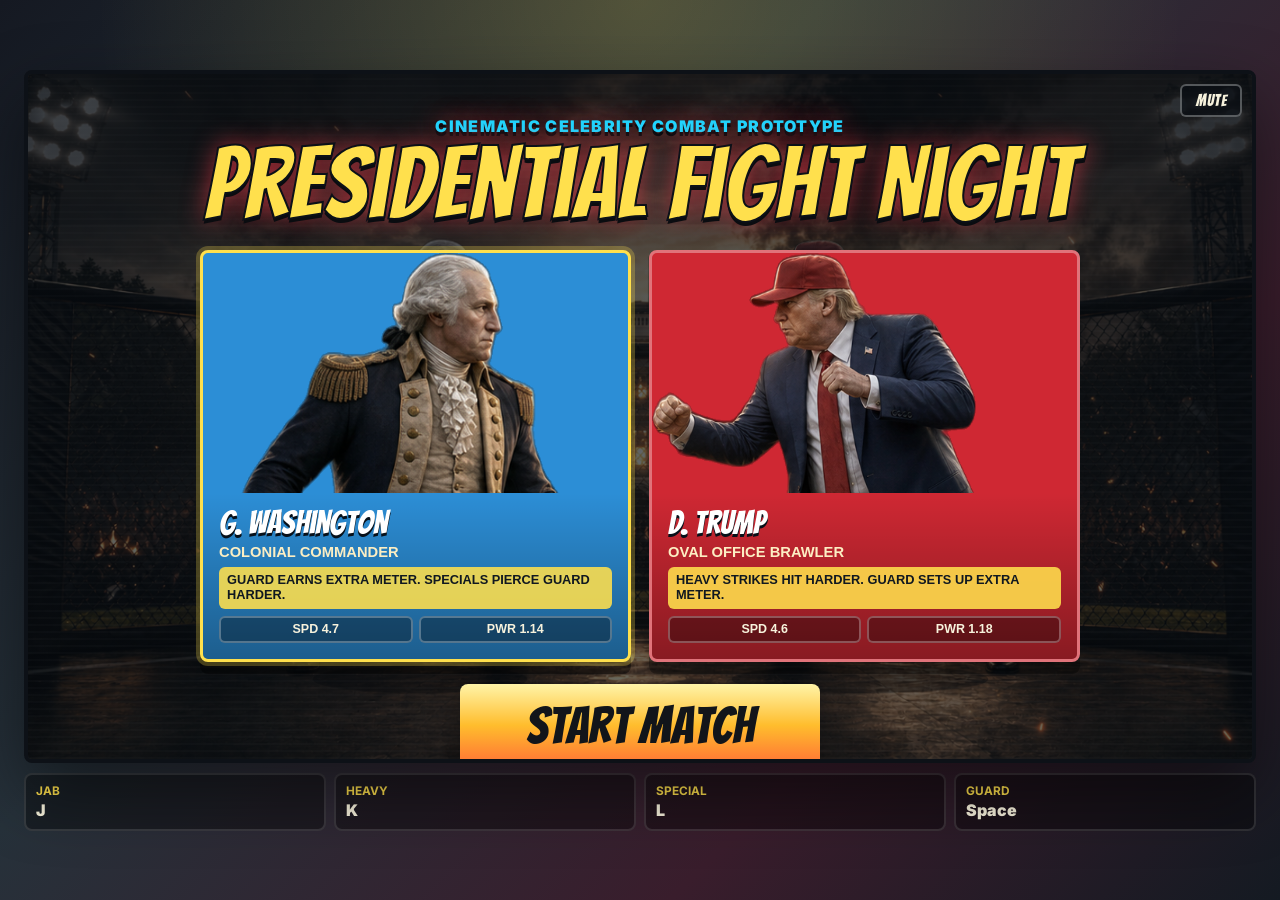
<file: index.html>
<!doctype html>
<html lang="en">
  <head>
    <meta charset="UTF-8" />
    <meta name="viewport" content="width=device-width, initial-scale=1.0" />
    <title>Presidential Fight Night</title>
    <link rel="preconnect" href="https://fonts.googleapis.com" />
    <link rel="preconnect" href="https://fonts.gstatic.com" crossorigin />
    <link href="https://fonts.googleapis.com/css2?family=Bangers&family=Inter:wght@500;700;900&display=swap" rel="stylesheet" />
    <link rel="stylesheet" href="styles.css" />
  </head>
  <body>
    <main class="game-shell">
      <section class="arena-wrap" aria-label="Celebrity Clash Arcade game">
        <canvas id="game" width="1280" height="720"></canvas>
        <button id="muteButton" class="mute-button" type="button">Mute</button>

        <div id="selectScreen" class="select-screen">
          <div class="title-stack">
            <span class="kicker">Cinematic celebrity combat prototype</span>
            <h1>Presidential Fight Night</h1>
          </div>
          <div class="roster" id="roster"></div>
          <button id="startButton" class="start-button" type="button">Start Match</button>
        </div>

        <div id="roundBanner" class="round-banner">Round 1</div>

        <div id="battleUI" class="battle-ui hidden">
          <div id="aiTell" class="ai-tell"></div>
          <div class="action-menu">
            <button type="button" class="move-btn" data-move="light">Jab</button>
            <button type="button" class="move-btn" data-move="heavy">Heavy Strike</button>
            <button type="button" class="move-btn special" data-move="special">Special</button>
            <button type="button" class="move-btn block" data-move="block">Guard</button>
          </div>
        </div>

        <div id="matchEndScreen" class="match-end-screen hidden">
          <div class="match-end-panel">
            <span id="matchResultKicker" class="kicker">Best of 3 complete</span>
            <h2 id="matchResultTitle">Match Over</h2>
            <p id="matchResultText"></p>
            <div class="match-end-actions">
              <button id="rematchButton" class="start-button compact" type="button">Rematch</button>
              <button id="selectButton" class="start-button compact secondary" type="button">Select Fighter</button>
            </div>
          </div>
        </div>
      </section>

      <section class="controls">
        <div>
          <strong>Jab</strong>
          <span>J</span>
        </div>
        <div>
          <strong>Heavy</strong>
          <span>K</span>
        </div>
        <div>
          <strong>Special</strong>
          <span>L</span>
        </div>
        <div>
          <strong>Guard</strong>
          <span>Space</span>
        </div>
      </section>
    </main>

    <script src="game.js?v=2"></script>
  </body>
</html>
</file>
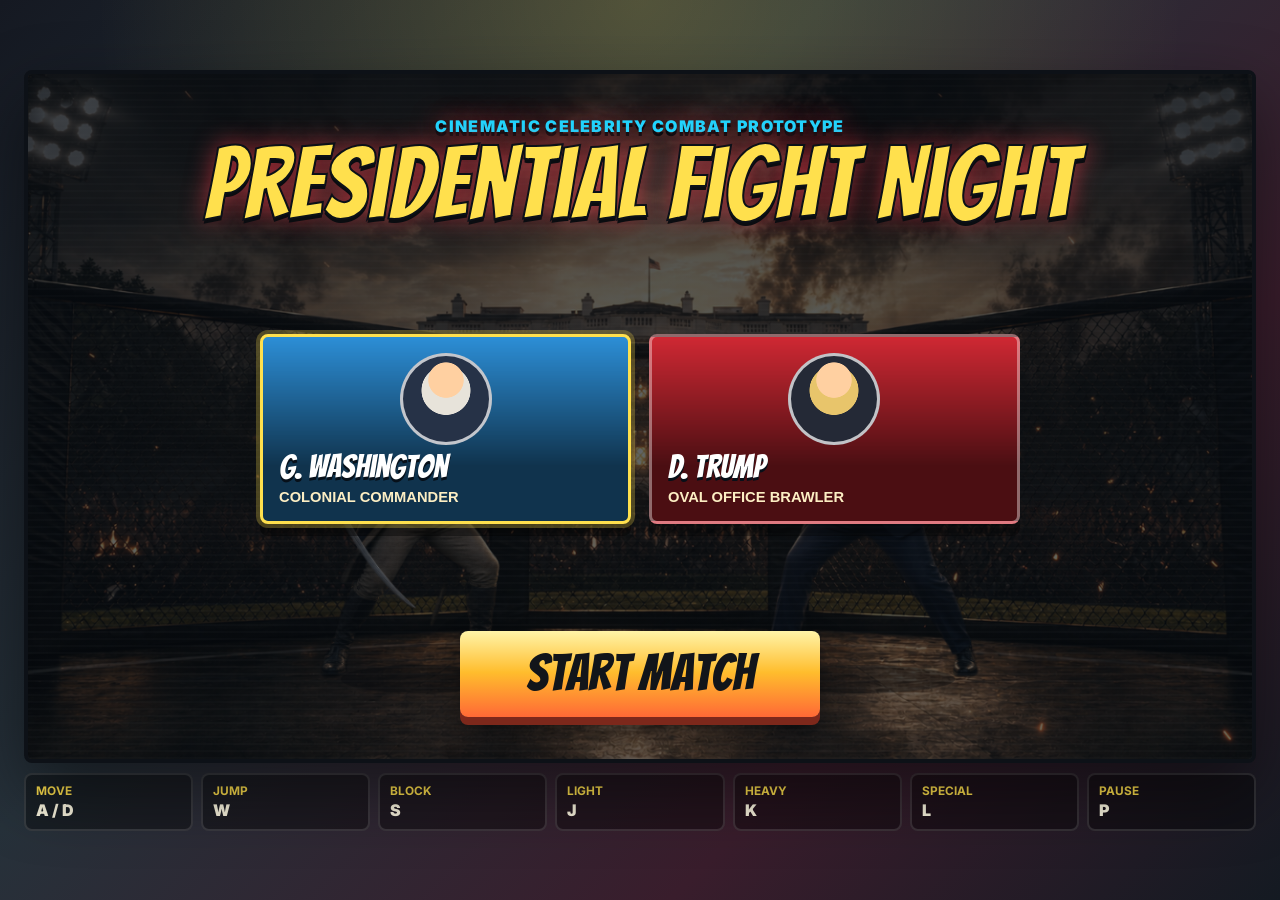
<file: backup/Arcade Version/index.html>
<!doctype html>
<html lang="en">
  <head>
    <meta charset="UTF-8" />
    <meta name="viewport" content="width=device-width, initial-scale=1.0" />
    <title>Presidential Fight Night</title>
    <link rel="preconnect" href="https://fonts.googleapis.com" />
    <link rel="preconnect" href="https://fonts.gstatic.com" crossorigin />
    <link href="https://fonts.googleapis.com/css2?family=Bangers&family=Inter:wght@500;700;900&display=swap" rel="stylesheet" />
    <link rel="stylesheet" href="styles.css" />
  </head>
  <body>
    <main class="game-shell">
      <section class="arena-wrap" aria-label="Celebrity Clash Arcade game">
        <canvas id="game" width="1280" height="720"></canvas>

        <div id="selectScreen" class="select-screen">
          <div class="title-stack">
            <span class="kicker">Cinematic celebrity combat prototype</span>
            <h1>Presidential Fight Night</h1>
          </div>
          <div class="roster" id="roster"></div>
          <button id="startButton" class="start-button" type="button">Start Match</button>
        </div>

        <div id="roundBanner" class="round-banner">Round 1</div>
      </section>

      <section class="controls">
        <div>
          <strong>Move</strong>
          <span>A / D</span>
        </div>
        <div>
          <strong>Jump</strong>
          <span>W</span>
        </div>
        <div>
          <strong>Block</strong>
          <span>S</span>
        </div>
        <div>
          <strong>Light</strong>
          <span>J</span>
        </div>
        <div>
          <strong>Heavy</strong>
          <span>K</span>
        </div>
        <div>
          <strong>Special</strong>
          <span>L</span>
        </div>
        <div>
          <strong>Pause</strong>
          <span>P</span>
        </div>
      </section>
    </main>

    <script src="game.js"></script>
  </body>
</html>
</file>
<file: styles.css>
:root {
  --panel: #101820;
  --panel-2: #1f2933;
  --ink: #f7f2dc;
  --neon: #ffe04d;
  --hot: #ff404e;
  --cyan: #20d6ff;
  --green: #42e66c;
}

* {
  box-sizing: border-box;
}

body {
  min-height: 100vh;
  margin: 0;
  display: grid;
  place-items: center;
  overflow-x: hidden;
  color: var(--ink);
  font-family: Inter, system-ui, sans-serif;
  background:
    radial-gradient(circle at 50% 0%, rgba(255, 224, 77, 0.22), transparent 34rem),
    linear-gradient(135deg, #151922 0%, #26313a 38%, #391d2c 72%, #141a22 100%);
}

.game-shell {
  width: min(100vw, 1360px);
  padding: clamp(10px, 2vw, 24px);
}

.arena-wrap {
  position: relative;
  overflow: hidden;
  aspect-ratio: 16 / 9;
  width: 100%;
  border: 4px solid #0d1117;
  border-radius: 8px;
  box-shadow:
    0 0 0 2px rgba(255, 255, 255, 0.18) inset,
    0 28px 70px rgba(0, 0, 0, 0.48);
  background: #111820;
}

canvas {
  display: block;
  width: 100%;
  height: 100%;
  image-rendering: auto;
}

.select-screen {
  position: absolute;
  inset: 0;
  display: grid;
  grid-template-rows: auto 1fr auto;
  gap: clamp(12px, 2vw, 22px);
  padding: clamp(18px, 4vw, 42px);
  background:
    linear-gradient(rgba(9, 14, 20, 0.72), rgba(9, 14, 20, 0.58)),
    repeating-linear-gradient(0deg, rgba(255, 255, 255, 0.04) 0 2px, transparent 2px 7px);
}

.select-screen.hidden {
  display: none;
}

.title-stack {
  text-align: center;
  text-shadow: 0 4px 0 #0a0c10, 0 0 24px rgba(255, 64, 78, 0.65);
}

.kicker {
  color: var(--cyan);
  font-size: clamp(0.78rem, 1.5vw, 1rem);
  font-weight: 900;
  letter-spacing: 0.08em;
  text-transform: uppercase;
}

h1 {
  margin: 4px 0 0;
  font-family: Bangers, Impact, sans-serif;
  font-size: clamp(3rem, 8vw, 7.8rem);
  font-weight: 400;
  letter-spacing: 0;
  line-height: 0.86;
  color: var(--neon);
  -webkit-text-stroke: 2px #0c1118;
}

.roster {
  align-self: center;
  justify-self: center;
  width: min(880px, 100%);
  display: grid;
  grid-template-columns: repeat(2, minmax(0, 1fr));
  gap: clamp(8px, 1.4vw, 18px);
}

.fighter-card {
  min-width: 0;
  min-height: 250px;
  display: flex;
  flex-direction: column;
  overflow: hidden;
  padding: 0;
  color: white;
  text-align: left;
  border: 3px solid color-mix(in srgb, var(--card-color) 65%, white 35%);
  border-radius: 8px;
  background: var(--card-color);
  box-shadow: 0 12px 0 rgba(0, 0, 0, 0.35);
  cursor: pointer;
}

.fighter-card.selected {
  border-color: var(--neon);
  box-shadow: 0 0 0 4px rgba(255, 224, 77, 0.26), 0 12px 0 rgba(0, 0, 0, 0.42);
}

.portrait {
  display: block;
  width: 100%;
  height: clamp(150px, 22vw, 240px);
  object-fit: cover;
  object-position: 50% 0%;
}

.card-body {
  display: grid;
  grid-template-rows: auto auto auto auto;
  gap: 7px;
  padding: clamp(10px, 1.6vw, 16px);
  background: linear-gradient(180deg, transparent 0%, rgba(0, 0, 0, 0.34) 100%);
}

.trait {
  min-height: 31px;
  padding: 6px 8px;
  color: #101820;
  font-size: clamp(0.68rem, 1vw, 0.82rem);
  font-style: normal;
  font-weight: 900;
  line-height: 1.16;
  text-transform: uppercase;
  border-radius: 6px;
  background: rgba(255, 224, 77, 0.88);
}

.stats {
  display: grid;
  grid-template-columns: repeat(2, minmax(0, 1fr));
  gap: 6px;
}

.stats b {
  min-width: 0;
  padding: 5px 7px;
  color: #f7f2dc;
  font-size: clamp(0.66rem, 1vw, 0.78rem);
  line-height: 1;
  text-align: center;
  text-transform: uppercase;
  border: 2px solid rgba(255, 255, 255, 0.28);
  border-radius: 6px;
  background: rgba(0, 0, 0, 0.34);
}

.fighter-card strong {
  overflow-wrap: anywhere;
  font-family: Bangers, Impact, sans-serif;
  font-size: clamp(1.45rem, 2.5vw, 2.55rem);
  font-weight: 400;
  line-height: 0.9;
  text-shadow: 0 3px 0 #071019;
}

.fighter-card span {
  font-size: clamp(0.72rem, 1.3vw, 0.92rem);
  font-weight: 900;
  color: #fceec3;
  text-transform: uppercase;
}

.start-button {
  justify-self: center;
  min-width: min(360px, 92%);
  padding: 15px 24px 17px;
  color: #12151a;
  font-family: Bangers, Impact, sans-serif;
  font-size: clamp(2rem, 4vw, 3.8rem);
  letter-spacing: 0;
  border: 0;
  border-radius: 8px;
  background: linear-gradient(#fff4a8, #ffbd2d 48%, #ff6936);
  box-shadow: 0 8px 0 #7d281b, 0 16px 30px rgba(0, 0, 0, 0.34);
  cursor: pointer;
}

.start-button.compact {
  min-width: 0;
  padding: 10px 18px 12px;
  font-size: clamp(1.55rem, 3vw, 2.7rem);
}

.start-button.secondary {
  color: var(--ink);
  background: linear-gradient(#32404b, #17212a);
  box-shadow: 0 8px 0 #0b1016, 0 16px 30px rgba(0, 0, 0, 0.34);
}

.mute-button {
  position: absolute;
  top: 10px;
  right: 10px;
  z-index: 5;
  padding: 6px 14px;
  color: var(--ink);
  font-family: Bangers, Impact, sans-serif;
  font-size: 1rem;
  letter-spacing: 0.03em;
  text-transform: uppercase;
  border: 2px solid rgba(255, 255, 255, 0.3);
  border-radius: 6px;
  background: rgba(8, 13, 19, 0.66);
  cursor: pointer;
}

.mute-button.muted {
  color: var(--hot);
  border-color: var(--hot);
}

.round-banner {
  position: absolute;
  top: 40%;
  left: 50%;
  transform: translate(-50%, -50%) scale(0.88);
  opacity: 0;
  pointer-events: none;
  color: white;
  font-family: Bangers, Impact, sans-serif;
  font-size: clamp(4rem, 11vw, 9rem);
  letter-spacing: 0;
  text-shadow: 0 6px 0 #080a0e, 0 0 30px var(--hot);
  transition: opacity 180ms ease, transform 180ms ease;
}

.match-end-screen {
  position: absolute;
  inset: 0;
  display: grid;
  place-items: center;
  padding: clamp(16px, 4vw, 42px);
  background:
    linear-gradient(rgba(9, 14, 20, 0.58), rgba(9, 14, 20, 0.78)),
    repeating-linear-gradient(0deg, rgba(255, 255, 255, 0.035) 0 2px, transparent 2px 7px);
}

.match-end-screen.hidden {
  display: none;
}

.match-end-panel {
  width: min(640px, 100%);
  padding: clamp(18px, 3vw, 30px);
  text-align: center;
  border: 3px solid rgba(255, 255, 255, 0.3);
  border-radius: 8px;
  background: rgba(8, 13, 19, 0.86);
  box-shadow: 0 18px 0 rgba(0, 0, 0, 0.4);
}

.match-end-panel h2 {
  margin: 6px 0 8px;
  color: var(--neon);
  font-family: Bangers, Impact, sans-serif;
  font-size: clamp(3rem, 8vw, 6.2rem);
  font-weight: 400;
  line-height: 0.9;
  text-shadow: 0 4px 0 #0a0c10;
  -webkit-text-stroke: 2px #0c1118;
}

.match-end-panel p {
  margin: 0 0 18px;
  color: #fceec3;
  font-size: clamp(0.9rem, 1.6vw, 1.08rem);
  font-weight: 900;
  text-transform: uppercase;
}

.match-end-actions {
  display: grid;
  grid-template-columns: repeat(2, minmax(0, 1fr));
  gap: 12px;
}

.round-banner.show {
  opacity: 1;
  transform: translate(-50%, -50%) scale(1);
}

.battle-ui.hidden {
  display: none;
}

.battle-ui {
  position: absolute;
  left: 0;
  right: 0;
  bottom: 0;
  display: flex;
  justify-content: center;
  padding: clamp(8px, 1.6vw, 16px);
  background: linear-gradient(0deg, rgba(9, 12, 16, 0.92) 0%, rgba(9, 12, 16, 0.55) 78%, transparent 100%);
}

.ai-tell {
  max-width: 640px;
  margin: 0 auto clamp(6px, 1.2vw, 10px);
  padding: 4px 14px;
  text-align: center;
  color: #fceec3;
  font-size: clamp(0.76rem, 1.4vw, 0.94rem);
  font-weight: 700;
  font-style: italic;
  opacity: 0;
  transition: opacity 200ms ease;
}

.ai-tell.show {
  opacity: 1;
}

.action-menu {
  display: grid;
  grid-template-columns: repeat(4, minmax(0, 1fr));
  gap: clamp(6px, 1vw, 10px);
  width: min(100%, 640px);
}

.move-btn {
  min-width: 0;
  padding: clamp(8px, 1.6vw, 14px) clamp(6px, 1vw, 10px);
  color: #12151a;
  font-family: Bangers, Impact, sans-serif;
  font-size: clamp(0.95rem, 2vw, 1.5rem);
  letter-spacing: 0.02em;
  border: 0;
  border-radius: 8px;
  background: linear-gradient(#f7f2dc, #d8cfa9);
  box-shadow: 0 5px 0 #7a7154, 0 10px 18px rgba(0, 0, 0, 0.3);
  cursor: pointer;
}

.move-btn.special {
  background: linear-gradient(#8de8ff, #20a7e0);
  box-shadow: 0 5px 0 #12556e, 0 10px 18px rgba(0, 0, 0, 0.3);
}

.move-btn.block {
  background: linear-gradient(#ffd27a, #ff9a2d);
  box-shadow: 0 5px 0 #7d4a13, 0 10px 18px rgba(0, 0, 0, 0.3);
}

.move-btn:disabled {
  color: #6b7280;
  background: linear-gradient(#3a4048, #262b31);
  box-shadow: 0 5px 0 #14171b, 0 10px 18px rgba(0, 0, 0, 0.3);
  cursor: not-allowed;
}

.move-btn:not(:disabled):active {
  transform: translateY(3px);
  box-shadow: 0 2px 0 #7a7154, 0 6px 12px rgba(0, 0, 0, 0.3);
}

.controls {
  display: grid;
  grid-template-columns: repeat(4, minmax(0, 1fr));
  gap: 8px;
  margin-top: 10px;
}

.controls div {
  min-width: 0;
  padding: 9px 10px;
  border: 2px solid rgba(255, 255, 255, 0.13);
  border-radius: 8px;
  background: rgba(0, 0, 0, 0.36);
}

.controls strong,
.controls span {
  display: block;
  white-space: nowrap;
}

.controls strong {
  color: var(--neon);
  font-size: 0.74rem;
  text-transform: uppercase;
}

.controls span {
  margin-top: 2px;
  font-size: clamp(0.82rem, 1.4vw, 1rem);
  font-weight: 900;
}

@media (max-width: 760px) {
  body {
    place-items: start center;
  }

  .arena-wrap {
    aspect-ratio: auto;
    height: min(72vh, 580px);
    min-height: 520px;
  }

  .roster {
    grid-template-columns: repeat(2, minmax(0, 1fr));
  }

  .fighter-card {
    min-height: 226px;
  }

  .portrait {
    height: 130px;
  }

  .trait {
    min-height: 42px;
  }

  .match-end-actions {
    grid-template-columns: 1fr;
  }

  .controls {
    grid-template-columns: repeat(4, minmax(0, 1fr));
  }
}
</file>
<file: backup/Arcade Version/styles.css>
:root {
  --panel: #101820;
  --panel-2: #1f2933;
  --ink: #f7f2dc;
  --neon: #ffe04d;
  --hot: #ff404e;
  --cyan: #20d6ff;
  --green: #42e66c;
}

* {
  box-sizing: border-box;
}

body {
  min-height: 100vh;
  margin: 0;
  display: grid;
  place-items: center;
  overflow-x: hidden;
  color: var(--ink);
  font-family: Inter, system-ui, sans-serif;
  background:
    radial-gradient(circle at 50% 0%, rgba(255, 224, 77, 0.22), transparent 34rem),
    linear-gradient(135deg, #151922 0%, #26313a 38%, #391d2c 72%, #141a22 100%);
}

.game-shell {
  width: min(100vw, 1360px);
  padding: clamp(10px, 2vw, 24px);
}

.arena-wrap {
  position: relative;
  overflow: hidden;
  aspect-ratio: 16 / 9;
  width: 100%;
  border: 4px solid #0d1117;
  border-radius: 8px;
  box-shadow:
    0 0 0 2px rgba(255, 255, 255, 0.18) inset,
    0 28px 70px rgba(0, 0, 0, 0.48);
  background: #111820;
}

canvas {
  display: block;
  width: 100%;
  height: 100%;
  image-rendering: auto;
}

.select-screen {
  position: absolute;
  inset: 0;
  display: grid;
  grid-template-rows: auto 1fr auto;
  gap: clamp(12px, 2vw, 22px);
  padding: clamp(18px, 4vw, 42px);
  background:
    linear-gradient(rgba(9, 14, 20, 0.72), rgba(9, 14, 20, 0.58)),
    repeating-linear-gradient(0deg, rgba(255, 255, 255, 0.04) 0 2px, transparent 2px 7px);
}

.select-screen.hidden {
  display: none;
}

.title-stack {
  text-align: center;
  text-shadow: 0 4px 0 #0a0c10, 0 0 24px rgba(255, 64, 78, 0.65);
}

.kicker {
  color: var(--cyan);
  font-size: clamp(0.78rem, 1.5vw, 1rem);
  font-weight: 900;
  letter-spacing: 0.08em;
  text-transform: uppercase;
}

h1 {
  margin: 4px 0 0;
  font-family: Bangers, Impact, sans-serif;
  font-size: clamp(3rem, 8vw, 7.8rem);
  font-weight: 400;
  letter-spacing: 0;
  line-height: 0.86;
  color: var(--neon);
  -webkit-text-stroke: 2px #0c1118;
}

.roster {
  align-self: center;
  justify-self: center;
  width: min(760px, 100%);
  display: grid;
  grid-template-columns: repeat(2, minmax(0, 1fr));
  gap: clamp(8px, 1.4vw, 18px);
}

.fighter-card {
  min-width: 0;
  min-height: 160px;
  display: grid;
  align-content: end;
  gap: 8px;
  padding: clamp(10px, 1.6vw, 16px);
  color: white;
  text-align: left;
  border: 3px solid rgba(255, 255, 255, 0.38);
  border-radius: 8px;
  background:
    linear-gradient(180deg, transparent 0%, rgba(0, 0, 0, 0.64) 70%),
    var(--card-color);
  box-shadow: 0 12px 0 rgba(0, 0, 0, 0.35);
  cursor: pointer;
}

.fighter-card.selected {
  border-color: var(--neon);
  box-shadow: 0 0 0 4px rgba(255, 224, 77, 0.26), 0 12px 0 rgba(0, 0, 0, 0.42);
}

.portrait {
  align-self: start;
  justify-self: center;
  width: min(92px, 18vw);
  height: min(92px, 18vw);
  border-radius: 50%;
  background:
    radial-gradient(circle at 50% 28%, #ffd0a1 0 23%, transparent 24%),
    radial-gradient(circle at 50% 40%, var(--hair) 0 36%, transparent 37%),
    linear-gradient(var(--outfit), var(--outfit));
  border: 3px solid rgba(255, 255, 255, 0.72);
}

.fighter-card strong {
  overflow-wrap: anywhere;
  font-family: Bangers, Impact, sans-serif;
  font-size: clamp(1.45rem, 2.5vw, 2.55rem);
  font-weight: 400;
  line-height: 0.9;
  text-shadow: 0 3px 0 #071019;
}

.fighter-card span {
  font-size: clamp(0.72rem, 1.3vw, 0.92rem);
  font-weight: 900;
  color: #fceec3;
  text-transform: uppercase;
}

.start-button {
  justify-self: center;
  min-width: min(360px, 92%);
  padding: 15px 24px 17px;
  color: #12151a;
  font-family: Bangers, Impact, sans-serif;
  font-size: clamp(2rem, 4vw, 3.8rem);
  letter-spacing: 0;
  border: 0;
  border-radius: 8px;
  background: linear-gradient(#fff4a8, #ffbd2d 48%, #ff6936);
  box-shadow: 0 8px 0 #7d281b, 0 16px 30px rgba(0, 0, 0, 0.34);
  cursor: pointer;
}

.round-banner {
  position: absolute;
  top: 40%;
  left: 50%;
  transform: translate(-50%, -50%) scale(0.88);
  opacity: 0;
  pointer-events: none;
  color: white;
  font-family: Bangers, Impact, sans-serif;
  font-size: clamp(4rem, 11vw, 9rem);
  letter-spacing: 0;
  text-shadow: 0 6px 0 #080a0e, 0 0 30px var(--hot);
  transition: opacity 180ms ease, transform 180ms ease;
}

.round-banner.show {
  opacity: 1;
  transform: translate(-50%, -50%) scale(1);
}

.controls {
  display: grid;
  grid-template-columns: repeat(7, minmax(0, 1fr));
  gap: 8px;
  margin-top: 10px;
}

.controls div {
  min-width: 0;
  padding: 9px 10px;
  border: 2px solid rgba(255, 255, 255, 0.13);
  border-radius: 8px;
  background: rgba(0, 0, 0, 0.36);
}

.controls strong,
.controls span {
  display: block;
  white-space: nowrap;
}

.controls strong {
  color: var(--neon);
  font-size: 0.74rem;
  text-transform: uppercase;
}

.controls span {
  margin-top: 2px;
  font-size: clamp(0.82rem, 1.4vw, 1rem);
  font-weight: 900;
}

@media (max-width: 760px) {
  body {
    place-items: start center;
  }

  .arena-wrap {
    aspect-ratio: auto;
    height: min(72vh, 580px);
    min-height: 520px;
  }

  .roster {
    grid-template-columns: repeat(2, minmax(0, 1fr));
  }

  .fighter-card {
    min-height: 132px;
  }

  .controls {
    grid-template-columns: repeat(4, minmax(0, 1fr));
  }
}
</file>
